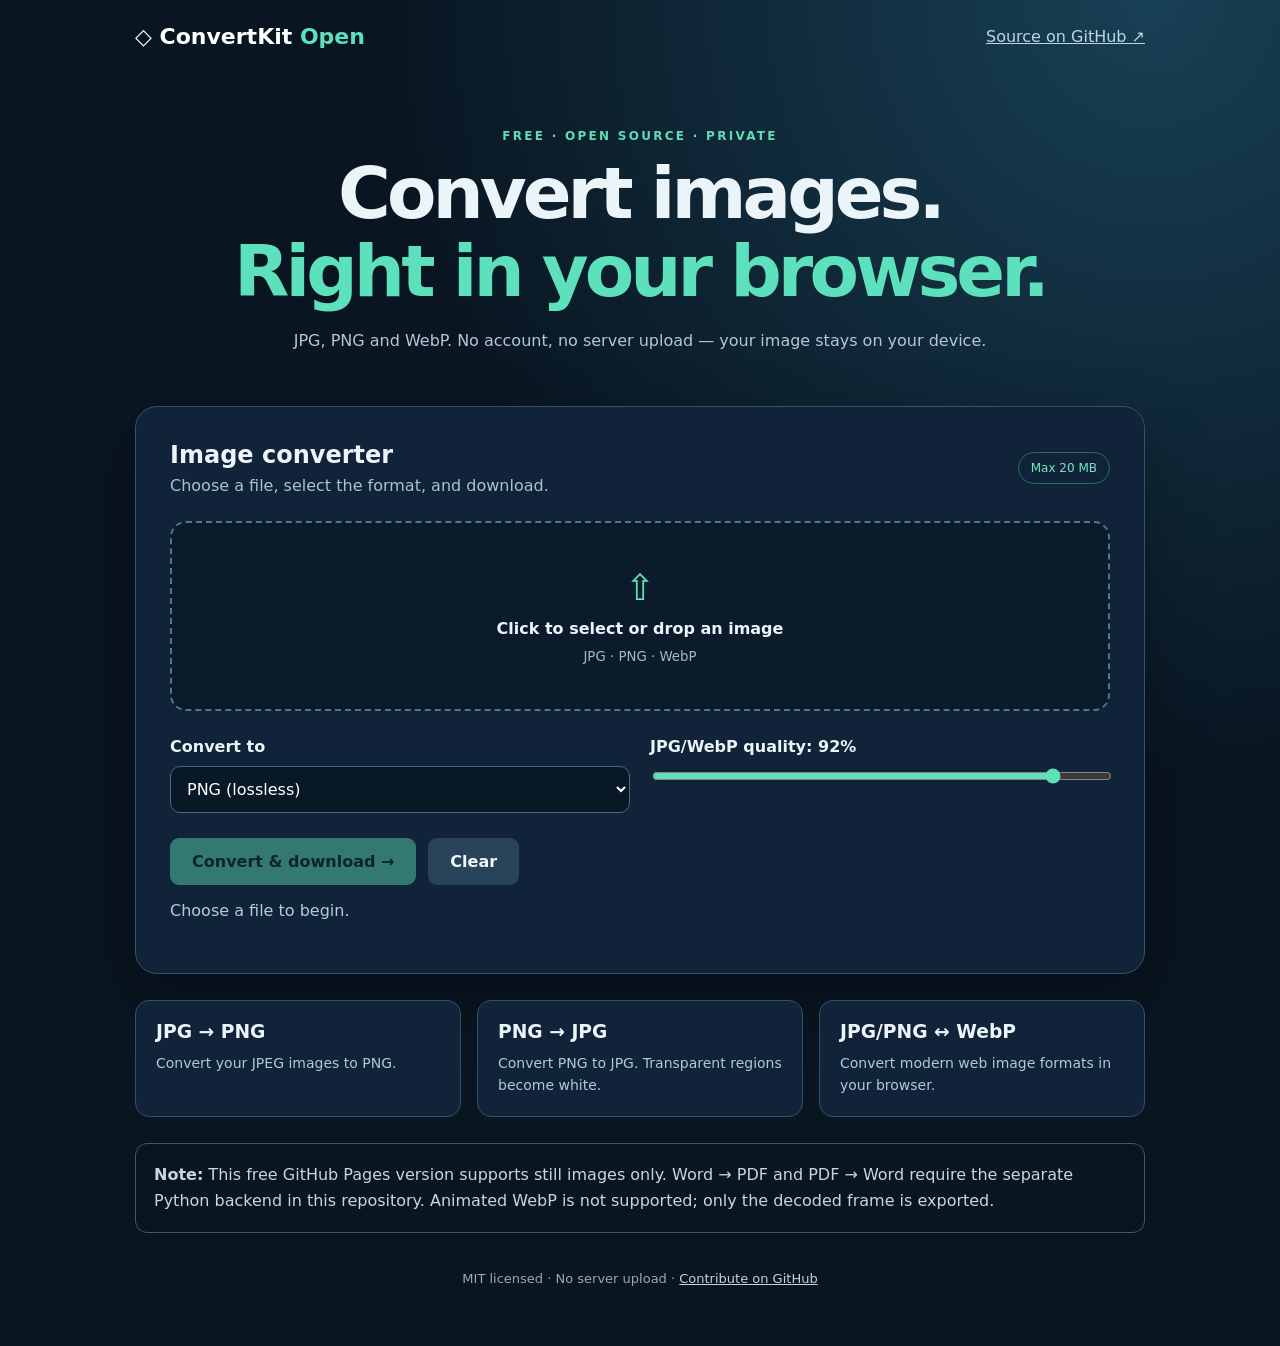
<file: index.html>
<!doctype html>
<html lang="en">
<head>
<meta charset="utf-8"><meta name="viewport" content="width=device-width,initial-scale=1">
<meta name="description" content="Free, private, browser-based JPG, PNG and WebP image converter.">
<title>ConvertKit Open — Image Converter</title>
<style>
:root{font-family:system-ui,-apple-system,Segoe UI,sans-serif;background:#091521;color:#eaf4f9}*{box-sizing:border-box}body{margin:0;min-height:100vh;background:radial-gradient(circle at 90% 0,#184055,transparent 44%),#091521}.wrap{max-width:1050px;margin:auto;padding:24px 20px 60px}header{display:flex;align-items:center;justify-content:space-between;gap:16px}.brand{color:white;text-decoration:none;font-size:22px;font-weight:800}.brand span,.hero em{color:#5de0bc}header a:last-child,footer a{color:#bdd6e2}.hero{text-align:center;padding:68px 0 36px}.eyebrow{font-weight:800;letter-spacing:.19em;color:#60dcb5;font-size:12px}.hero h1{font-size:clamp(39px,7vw,72px);line-height:1.08;letter-spacing:-.055em;margin:12px 0}.hero em{font-style:normal}.hero p:last-child{color:#b2c8d7;line-height:1.7}.panel{border:1px solid #33546e;background:#102338;padding:clamp(18px,4vw,34px);border-radius:22px;box-shadow:0 25px 65px #0004}.panel-top{display:flex;justify-content:space-between;gap:12px;align-items:center}.panel h2{margin:0 0 7px}.panel-top p{margin:0;color:#a9c3d0}.pill{color:#75e7c2;border:1px solid #257459;border-radius:24px;padding:8px 12px;font-size:12px}.drop{border:2px dashed #4c778d;background:#0b1b2c;border-radius:16px;min-height:190px;display:flex;flex-direction:column;align-items:center;justify-content:center;gap:11px;padding:20px;text-align:center;cursor:pointer;margin:26px 0}.drop.drag{border-color:#62e7c1;background:#10352f}.drop input{position:absolute;width:1px;height:1px;opacity:0}.drop:focus-within{outline:3px solid #eecf70}.drop strong{overflow-wrap:anywhere}.drop small{color:#a0bac8}.symbol{font-size:36px;color:#64dfb9}.fields{display:grid;grid-template-columns:1fr 1fr;gap:20px}label.caption{display:block;margin:0 0 10px;font-weight:650}select{width:100%;background:#091827;color:white;border:1px solid #496980;border-radius:10px;padding:12px;font:inherit}input[type=range]{width:100%;accent-color:#60dfba}.buttons{display:flex;gap:12px;margin:25px 0 12px}button{cursor:pointer;background:#60dfb8;border:0;border-radius:9px;padding:14px 22px;font:inherit;font-weight:750;color:#09271e}.secondary{background:#29435a;color:#f1f8fd}button:disabled{opacity:.45;cursor:not-allowed}button:focus-visible,select:focus-visible{outline:3px solid #eecf70}#status{min-height:22px;color:#b3cdda}#status.error{color:#ffb4b4}#status.success{color:#7de9c6}.grid{display:grid;grid-template-columns:repeat(3,1fr);gap:16px;margin:26px 0}.grid article{border:1px solid #33516b;background:#102338;border-radius:14px;padding:20px}.grid h3{margin:0 0 10px}.grid p{color:#b0cad8;line-height:1.6;margin:0;font-size:14px}.notice{border:1px solid #365e73;padding:18px;border-radius:12px;color:#c3d8e3;line-height:1.6}footer{text-align:center;color:#91acbc;margin-top:38px;font-size:13px}@media(max-width:680px){.hero{padding:48px 0 30px}.fields,.grid{grid-template-columns:1fr}.buttons{flex-direction:column}.panel-top{align-items:start;flex-direction:column}}
</style>
</head>
<body><main class="wrap"><header><a class="brand" href="./">◇ ConvertKit <span>Open</span></a><a href="https://github.com/maadilqureshi/open-source-online-converter" target="_blank" rel="noopener noreferrer">Source on GitHub ↗</a></header>
<section class="hero"><p class="eyebrow">FREE · OPEN SOURCE · PRIVATE</p><h1>Convert images.<br><em>Right in your browser.</em></h1><p>JPG, PNG and WebP. No account, no server upload — your image stays on your device.</p></section>
<section class="panel"><div class="panel-top"><div><h2>Image converter</h2><p>Choose a file, select the format, and download.</p></div><span class="pill">Max 20 MB</span></div>
<form id="form"><label class="drop" id="drop"><input id="file" type="file" accept=".jpg,.jpeg,.png,.webp,image/jpeg,image/png,image/webp" required><span class="symbol">⇧</span><strong id="name">Click to select or drop an image</strong><small>JPG · PNG · WebP</small></label>
<div class="fields"><div><label class="caption" for="format">Convert to</label><select id="format"><option value="image/png">PNG (lossless)</option><option value="image/jpeg">JPG (smaller)</option><option value="image/webp">WebP (modern)</option></select></div><div><label class="caption" for="quality">JPG/WebP quality: <output id="quality-value">92%</output></label><input id="quality" type="range" min="30" max="100" value="92"></div></div><div class="buttons"><button id="convert" type="submit" disabled>Convert & download →</button><button class="secondary" id="reset" type="button">Clear</button></div><p id="status" role="status" aria-live="polite">Choose a file to begin.</p></form></section>
<section class="grid"><article><h3>JPG → PNG</h3><p>Convert your JPEG images to PNG.</p></article><article><h3>PNG → JPG</h3><p>Convert PNG to JPG. Transparent regions become white.</p></article><article><h3>JPG/PNG ↔ WebP</h3><p>Convert modern web image formats in your browser.</p></article></section>
<p class="notice"><strong>Note:</strong> This free GitHub Pages version supports still images only. Word → PDF and PDF → Word require the separate Python backend in this repository. Animated WebP is not supported; only the decoded frame is exported.</p>
<footer>MIT licensed · No server upload · <a href="https://github.com/maadilqureshi/open-source-online-converter">Contribute on GitHub</a></footer></main>
<script>
'use strict';
const fileEl=document.querySelector('#file'), formatEl=document.querySelector('#format'), button=document.querySelector('#convert'), nameEl=document.querySelector('#name'), statusEl=document.querySelector('#status'), drop=document.querySelector('#drop'), quality=document.querySelector('#quality');
const allowed=new Set(['image/jpeg','image/png','image/webp']);
const maxSize=20*1024*1024;
function msg(text,type=''){statusEl.textContent=text;statusEl.className=type;}
function update(){const f=fileEl.files?.[0];nameEl.textContent=f?f.name:'Click to select or drop an image';const good=!!f&&allowed.has(f.type)&&f.size<=maxSize&&f.size>0;button.disabled=!good;if(f&&!allowed.has(f.type))msg('Please choose a JPG, PNG, or WebP image.','error');else if(f&&f.size>maxSize)msg('Maximum file size is 20 MB.','error');else if(f&&f.size===0)msg('The selected file is empty.','error');else msg(f?'Ready to convert.':'Choose a file to begin.');}
fileEl.addEventListener('change',update);
quality.addEventListener('input',()=>document.querySelector('#quality-value').value=quality.value+'%');
for(const eventName of ['dragenter','dragover'])drop.addEventListener(eventName,event=>{event.preventDefault();drop.classList.add('drag');});
for(const eventName of ['dragleave','drop'])drop.addEventListener(eventName,event=>{event.preventDefault();drop.classList.remove('drag');});
drop.addEventListener('drop',event=>{const f=event.dataTransfer.files?.[0];if(f){try{const transfer=new DataTransfer();transfer.items.add(f);fileEl.files=transfer.files;update();}catch{msg('Please select the image using the file picker.','error');}}});
document.querySelector('#reset').addEventListener('click',()=>{fileEl.value='';update();});
document.querySelector('#form').addEventListener('submit',async event=>{
event.preventDefault();const f=fileEl.files?.[0];if(!f||!allowed.has(f.type)||f.size>maxSize)return;
button.disabled=true;msg('Converting…');
let url=null,bitmap=null;
try{
url=URL.createObjectURL(f);
bitmap=await createImageBitmap(f,{imageOrientation:'from-image'});
if(bitmap.width*bitmap.height>45000000)throw new Error('Image is too large to process (45 megapixels maximum).');
const canvas=document.createElement('canvas');canvas.width=bitmap.width;canvas.height=bitmap.height;
const ctx=canvas.getContext('2d');if(!ctx)throw new Error('Canvas is unavailable in your browser.');
if(formatEl.value==='image/jpeg'){ctx.fillStyle='#fff';ctx.fillRect(0,0,canvas.width,canvas.height);}
ctx.drawImage(bitmap,0,0);
const blob=await new Promise((resolve,reject)=>canvas.toBlob(b=>b?resolve(b):reject(new Error('Your browser cannot encode this image format.')),formatEl.value,Number(quality.value)/100));
const ext={'image/png':'png','image/jpeg':'jpg','image/webp':'webp'}[formatEl.value];
const base=f.name.replace(/\.[^.]+$/,'').replace(/[^a-zA-Z0-9_-]/g,'-').slice(0,90)||'converted';
const link=document.createElement('a');const outputURL=URL.createObjectURL(blob);link.href=outputURL;link.download=base+'-converted.'+ext;document.body.appendChild(link);link.click();link.remove();setTimeout(()=>URL.revokeObjectURL(outputURL),30000);
msg('Conversion completed. Your download should start now.','success');
}catch(error){msg('Could not convert image: '+error.message,'error');}
finally{bitmap?.close();if(url)URL.revokeObjectURL(url);button.disabled=false;}
});
</script></body></html>
</file>
